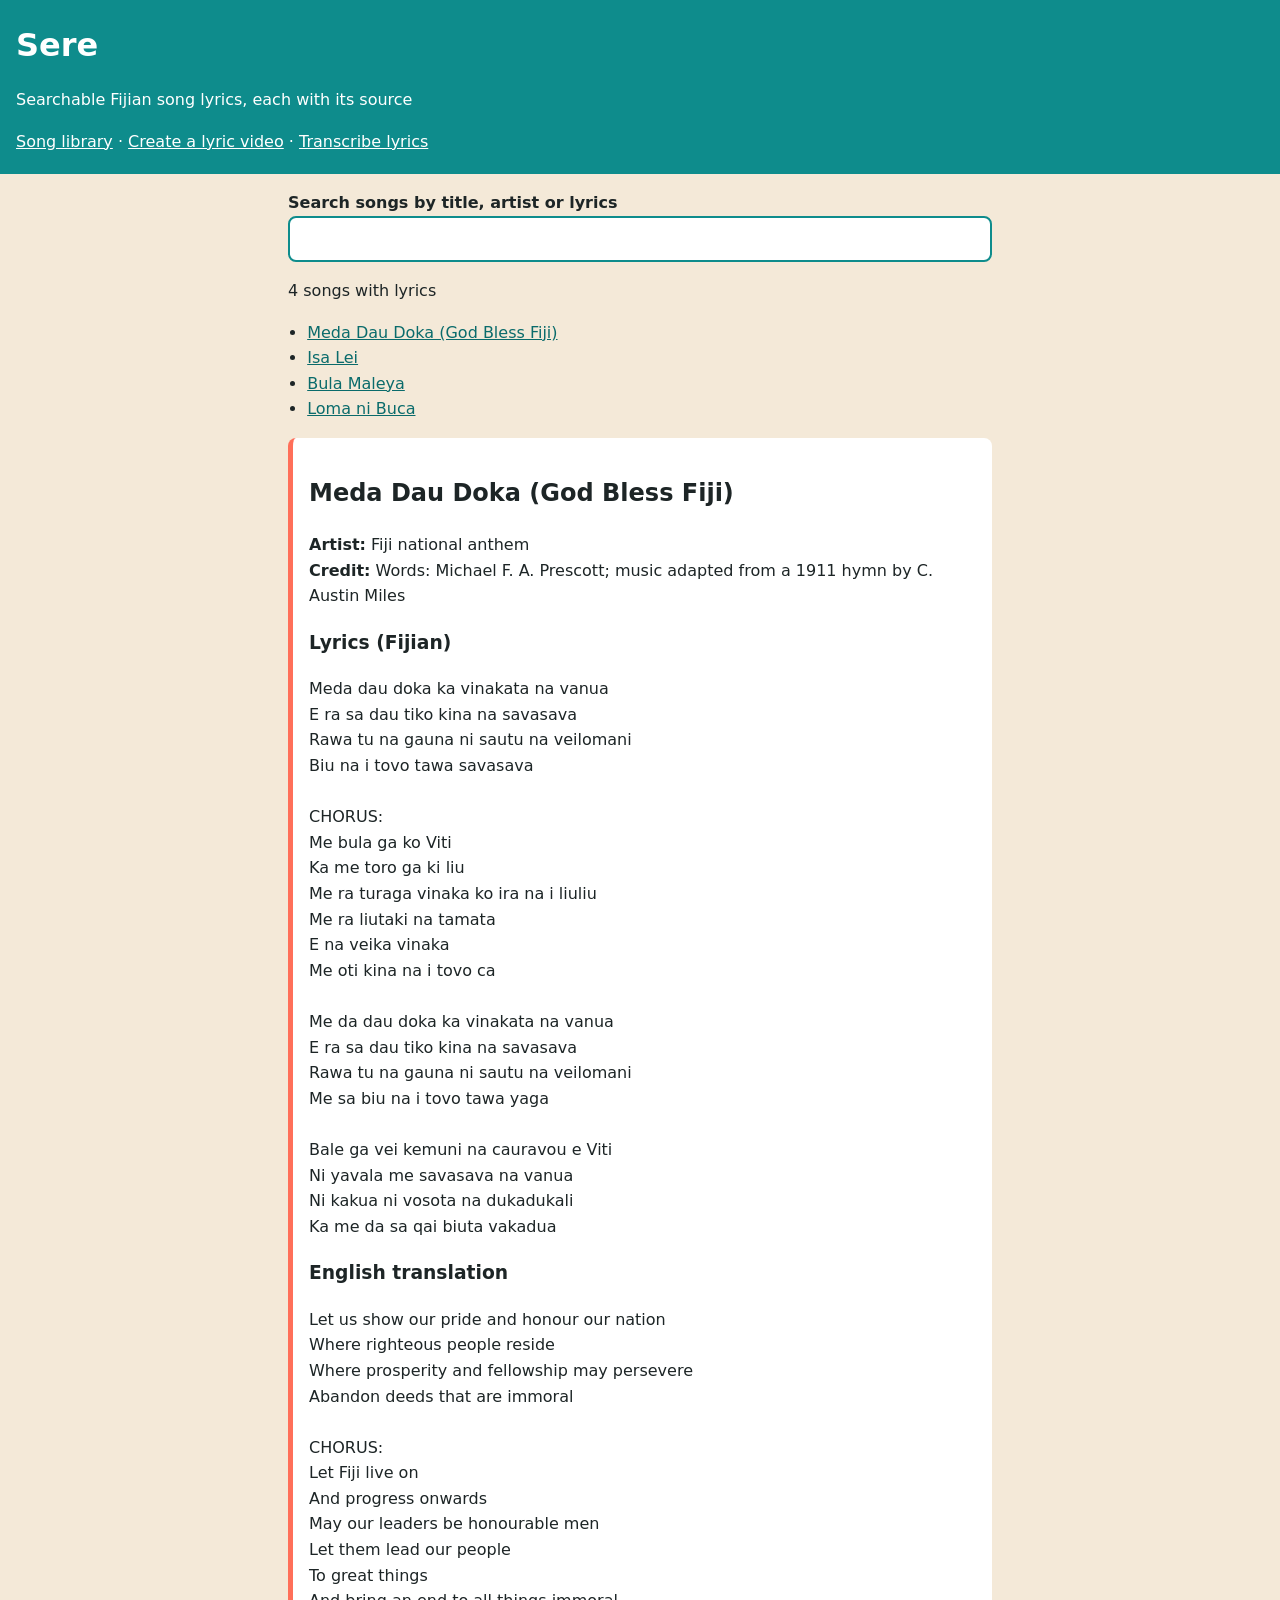
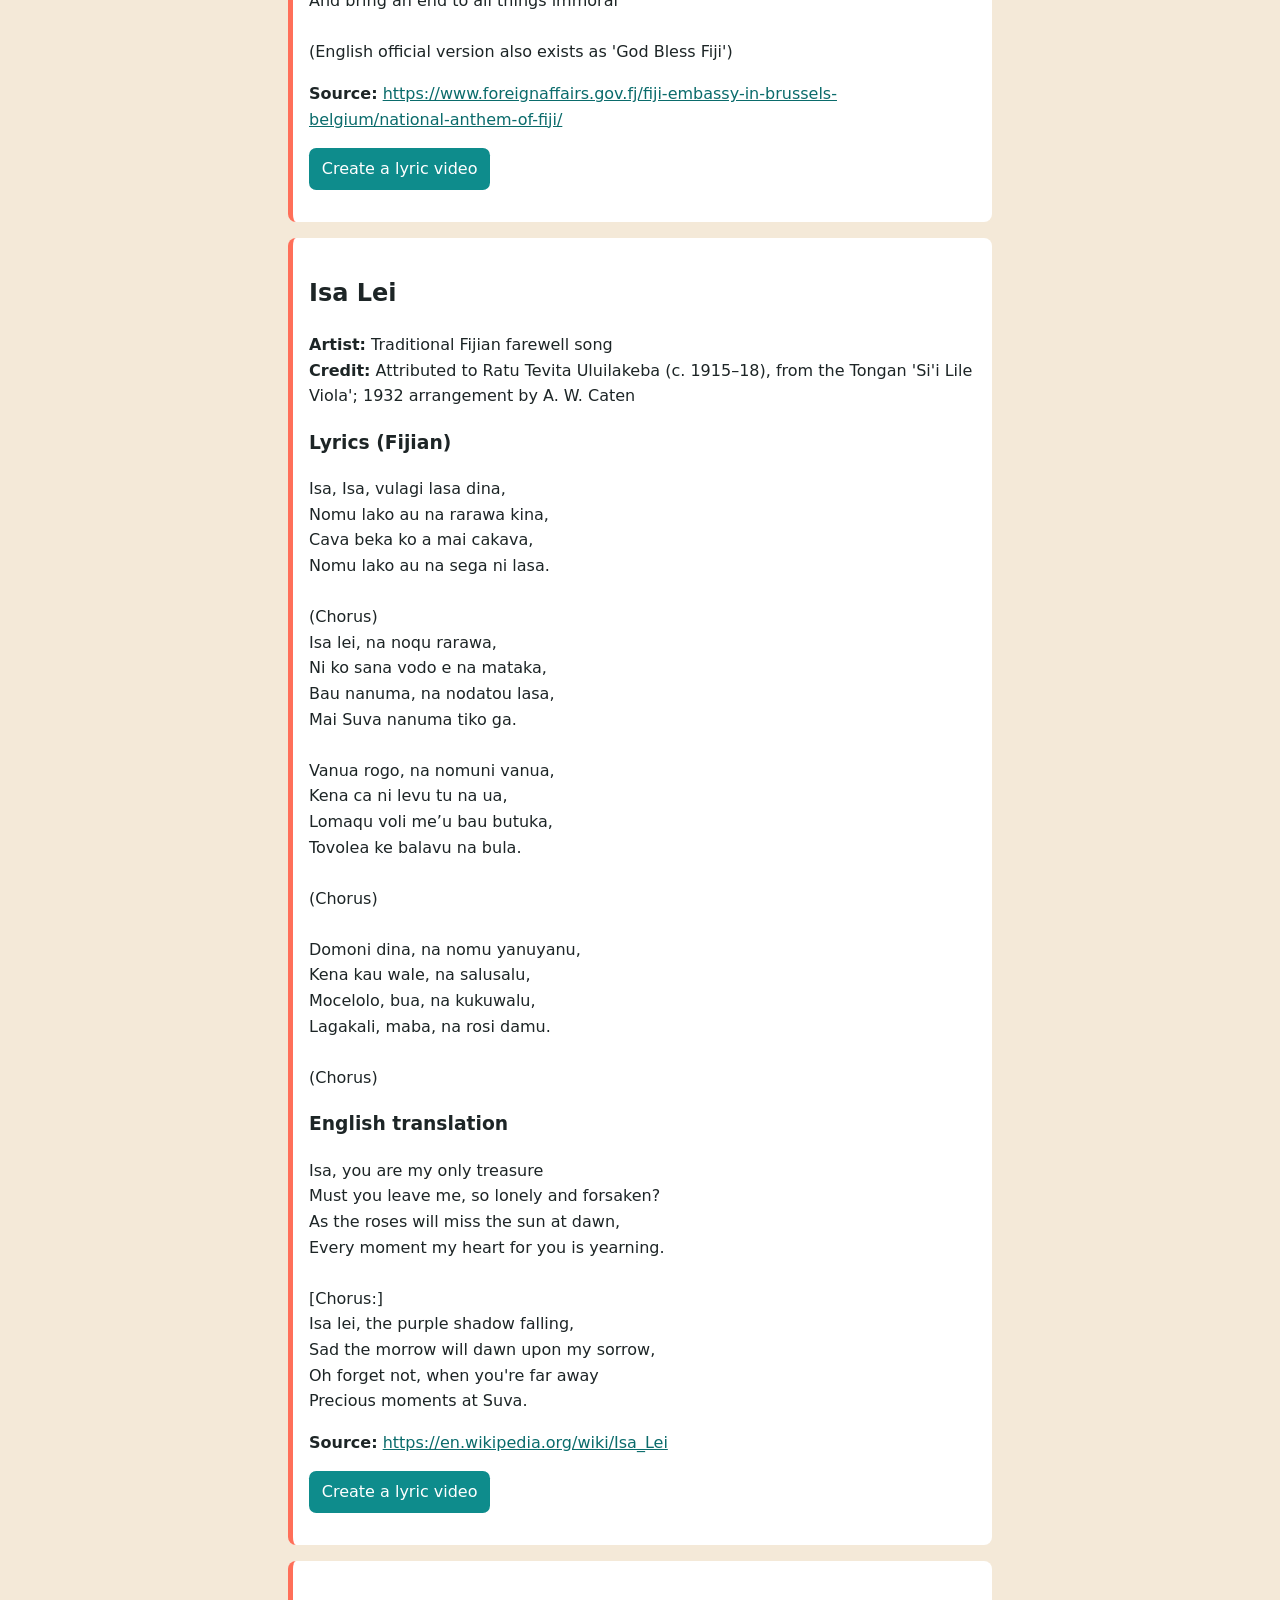
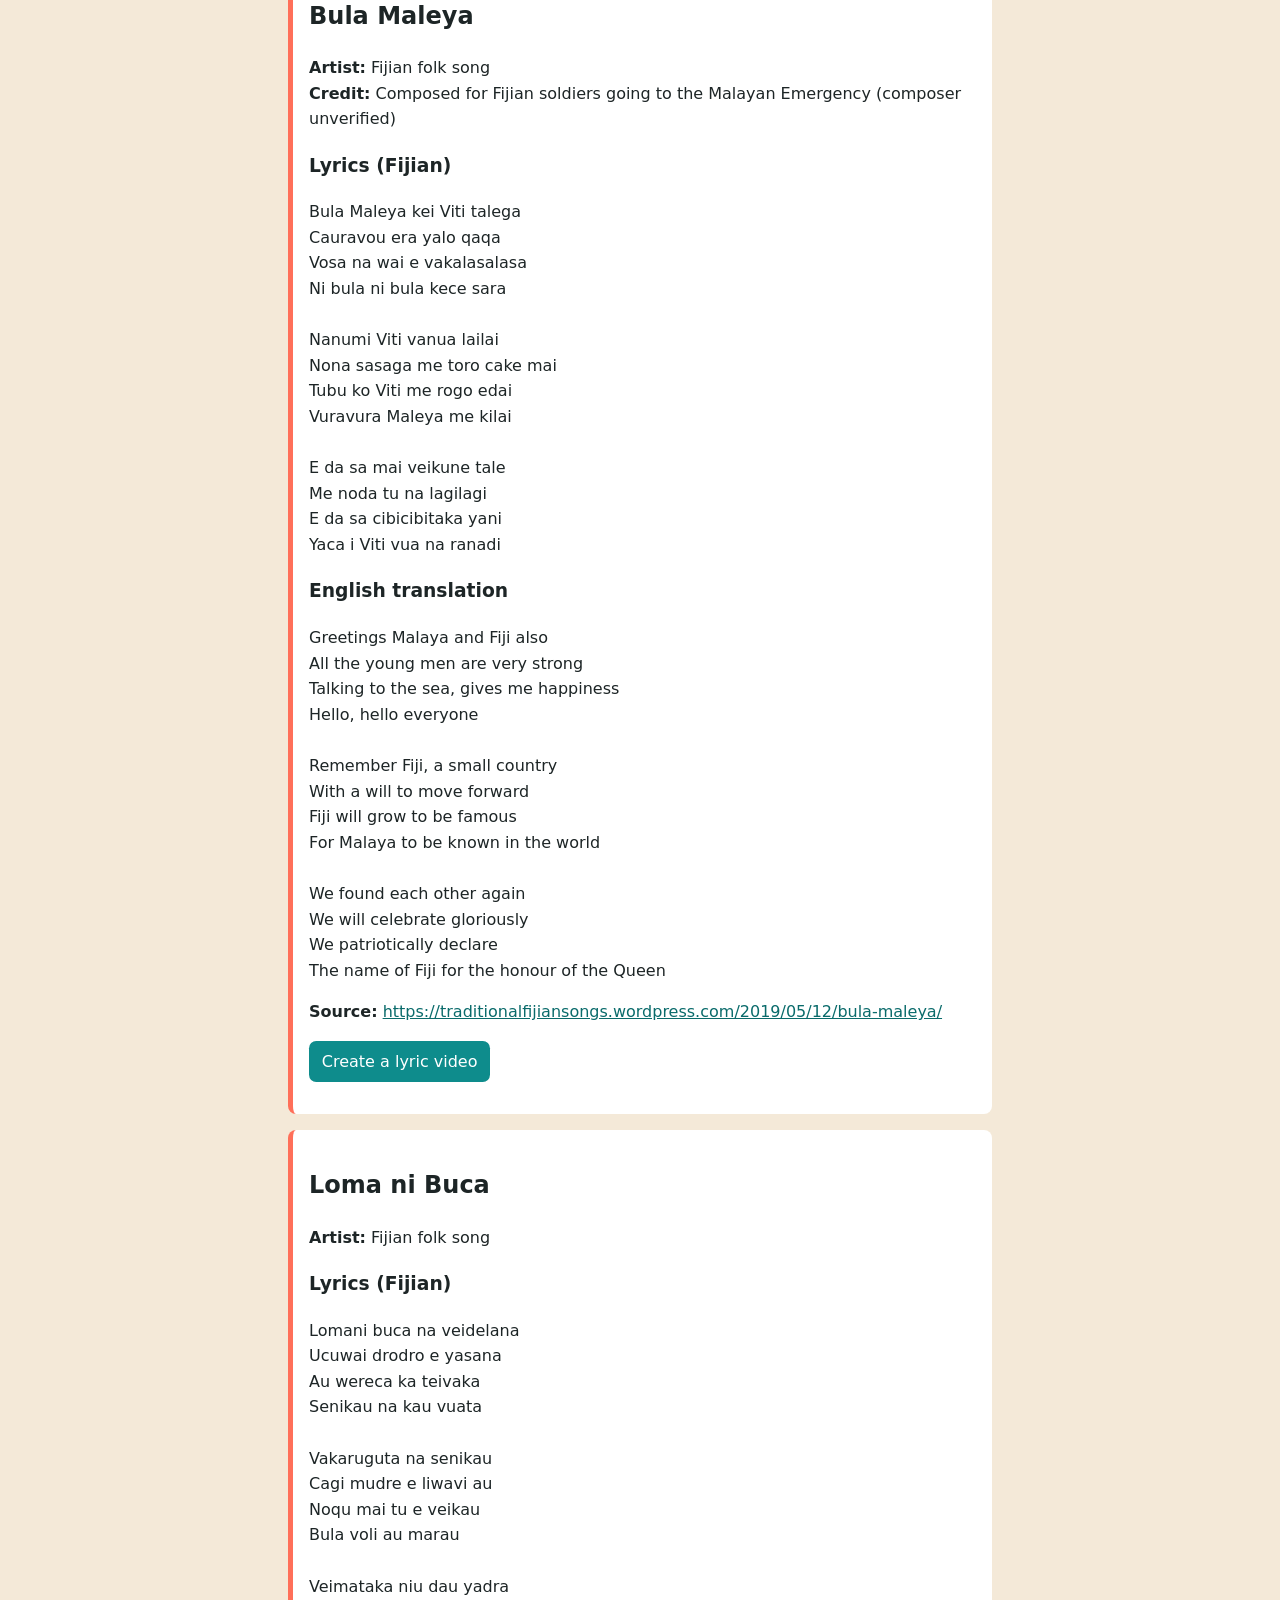
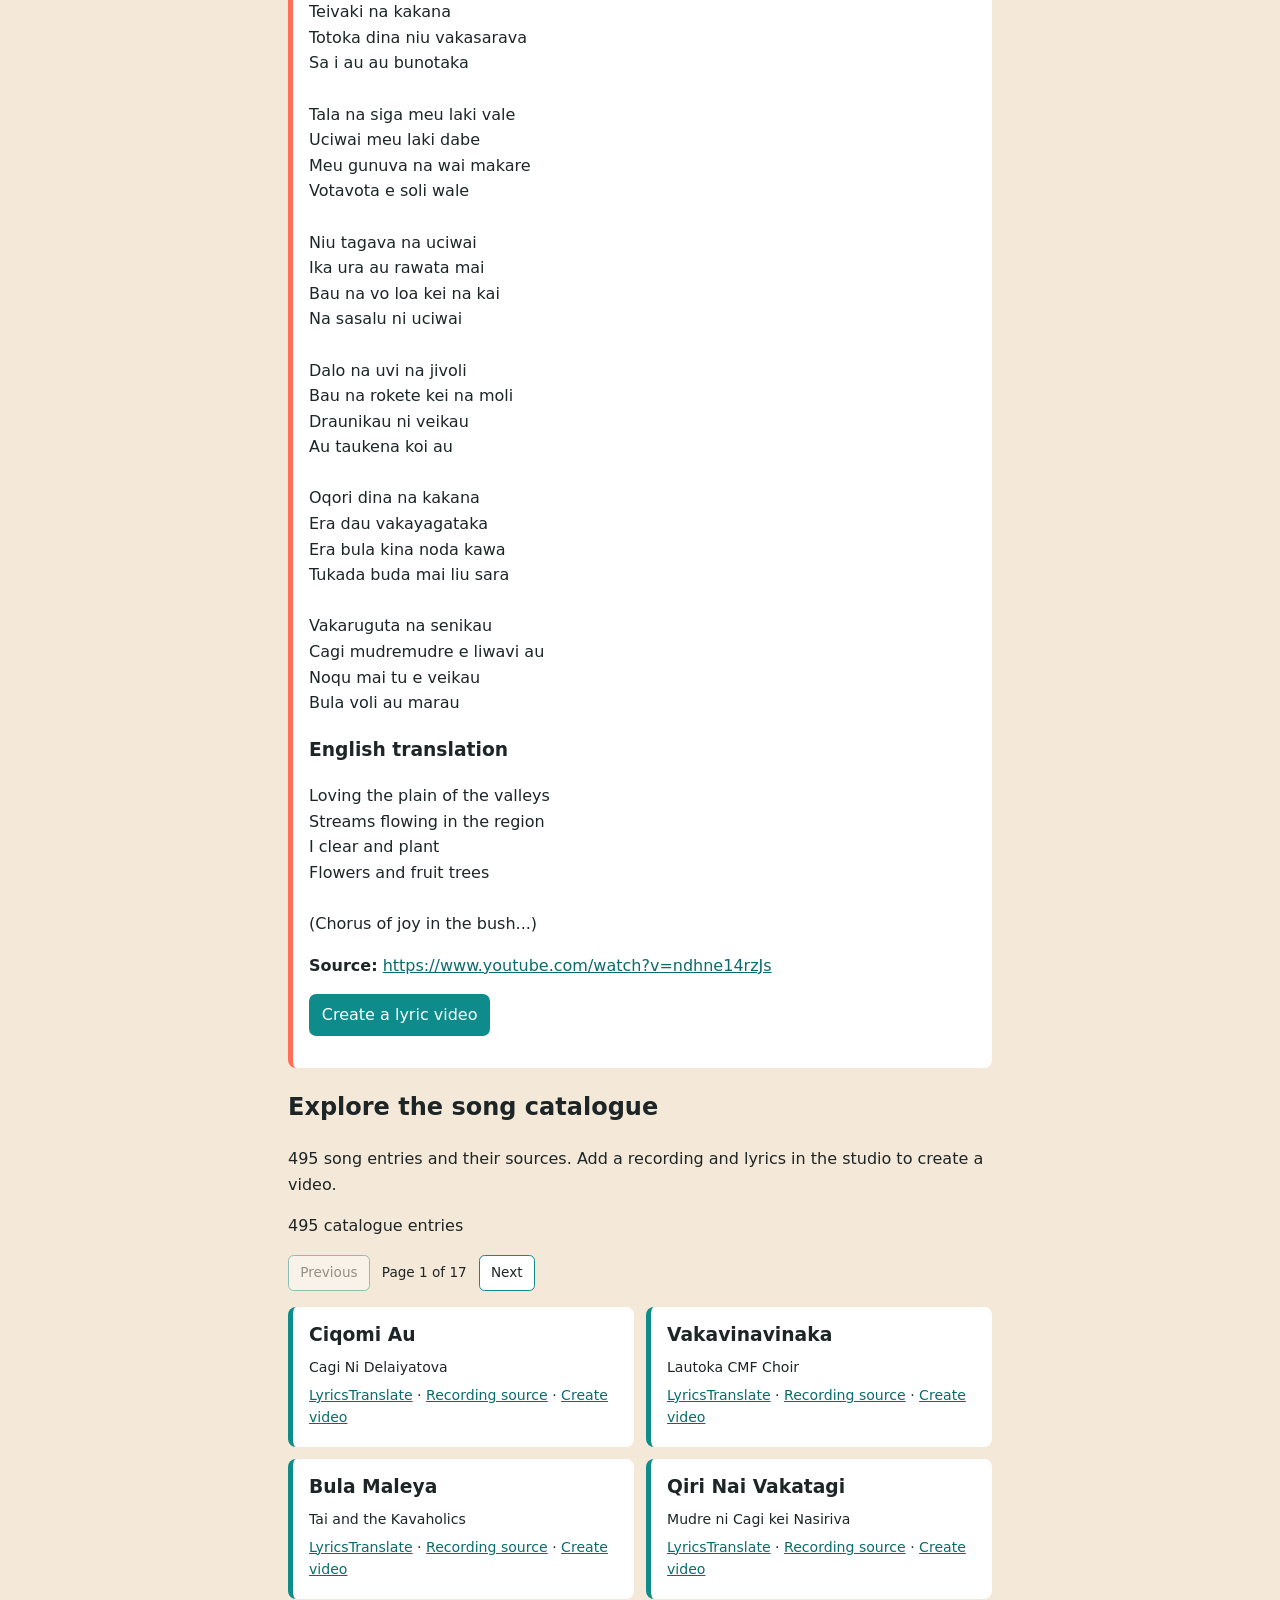
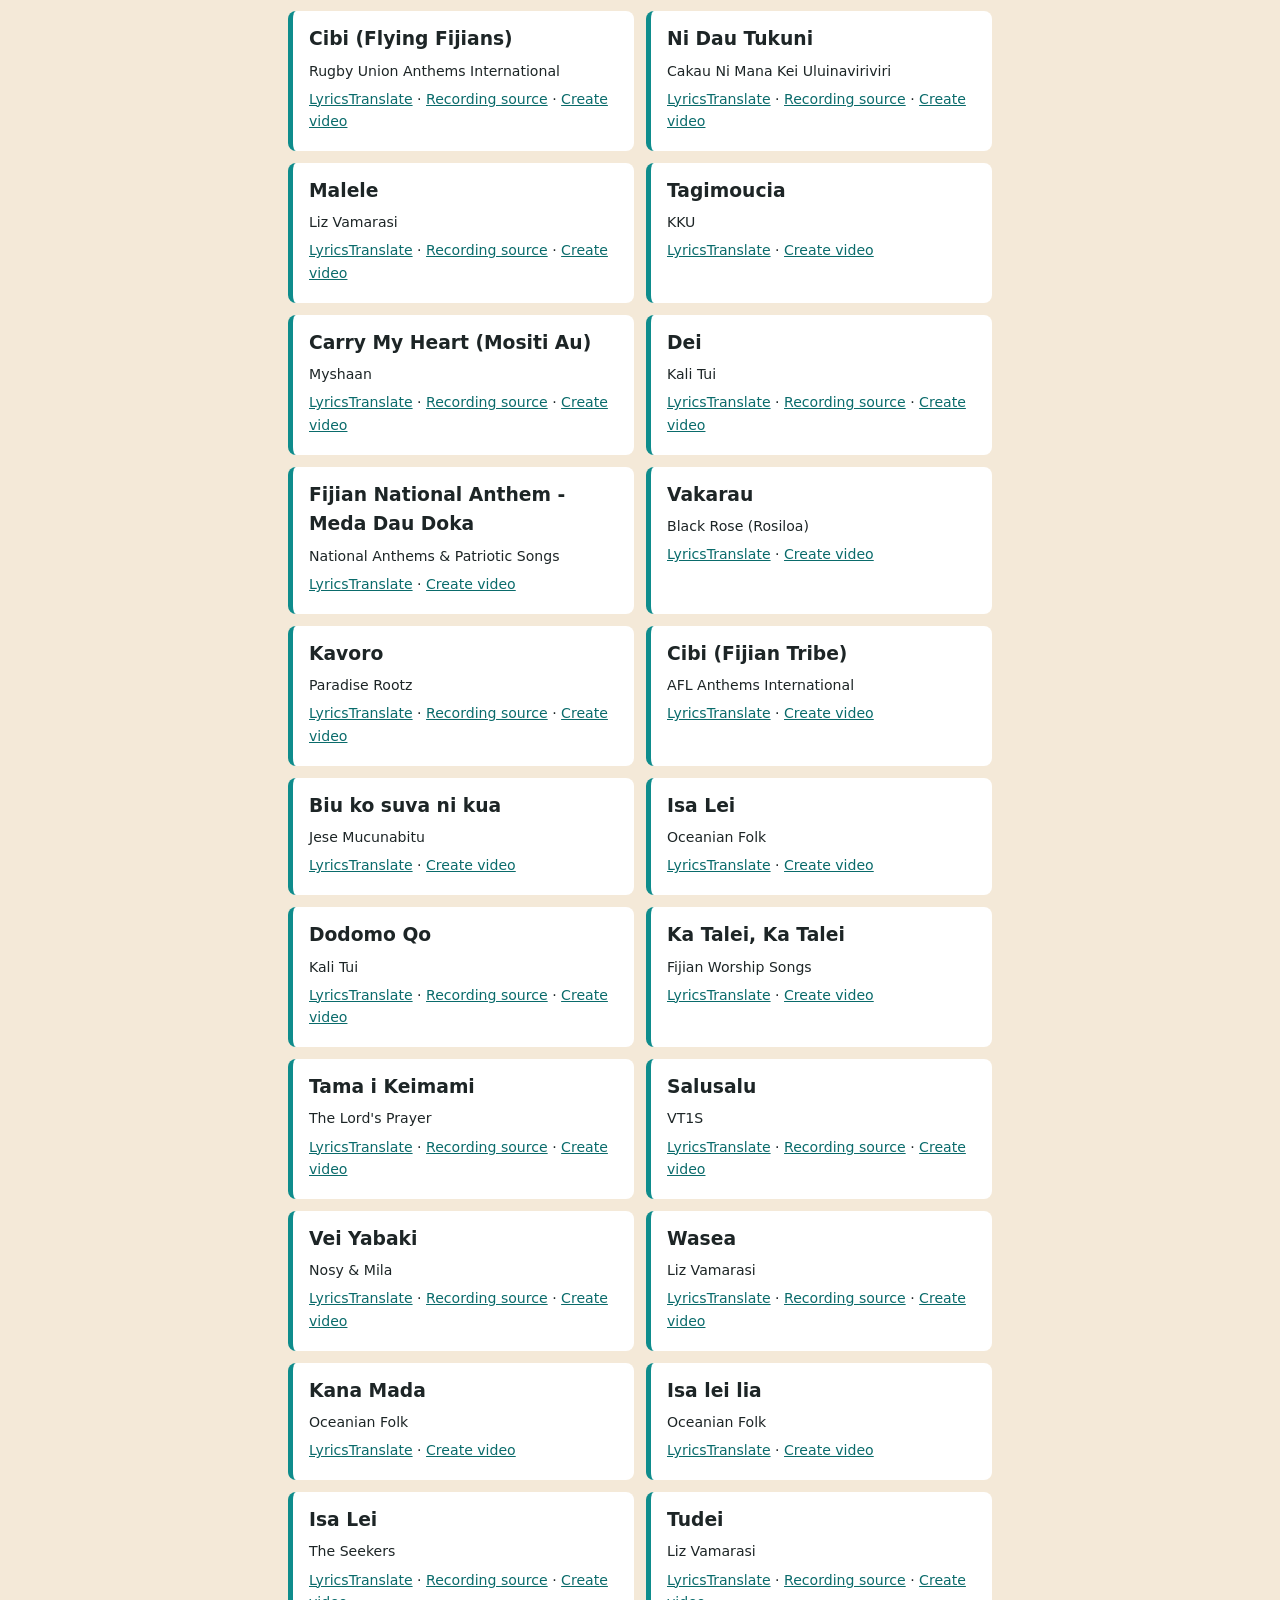
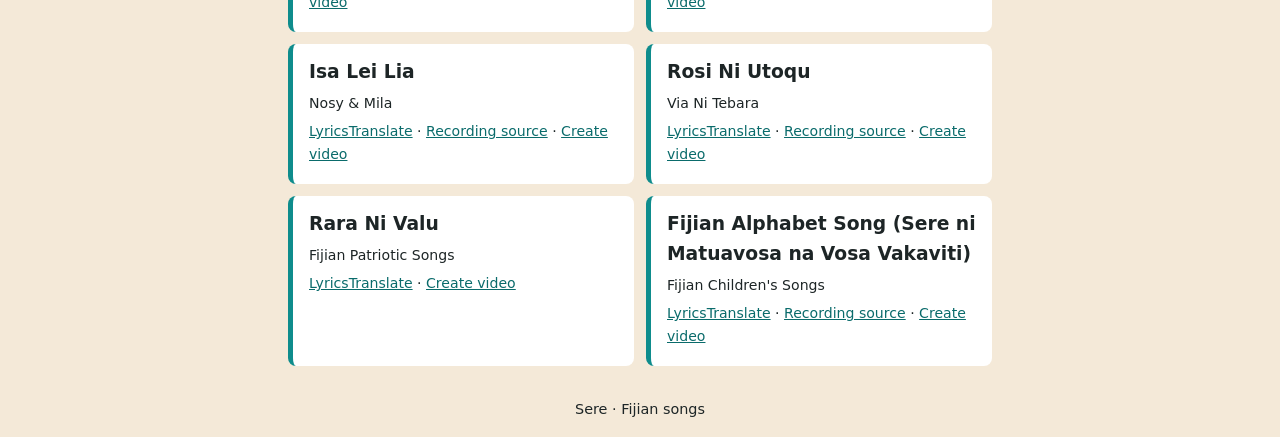
<file: index.html>
<!doctype html><html lang="en"><head><meta charset="utf-8"><meta name="viewport" content="width=device-width,initial-scale=1"><title>Sere</title><link rel="stylesheet" href="style.css"></head>
<body><a class="skip" href="#main">Skip to content</a><header><h1>Sere</h1><p>Searchable Fijian song lyrics, each with its source</p><nav aria-label="Main"><a href="index.html" aria-current="page">Song library</a> · <a href="studio.html">Create a lyric video</a> · <a href="studio.html?output=lyrics">Transcribe lyrics</a></nav></header>
<main id="main"><label for="q">Search songs by title, artist or lyrics</label><input id="q" type="search" autocomplete="off"><p id="count" aria-live="polite"></p><ul id="list"></ul><div id="songs"></div><section aria-labelledby="catalogue-heading"><h2 id="catalogue-heading">Explore the song catalogue</h2><p id="catalogue-overview">Song entries and their sources. Add a recording and lyrics in the studio to create a video.</p><p id="catalogue-count" aria-live="polite"></p><nav class="catalogue-pages" aria-label="Catalogue pages"><button type="button" id="catalogue-previous" aria-controls="catalogue">Previous</button><span id="catalogue-page"></span><button type="button" id="catalogue-next" aria-controls="catalogue">Next</button></nav><div id="catalogue"></div></section></main>
<footer>Sere · Fijian songs</footer>
<script src="songs.js"></script><script src="catalogue.js"></script><script src="app.js"></script></body></html>
</file>
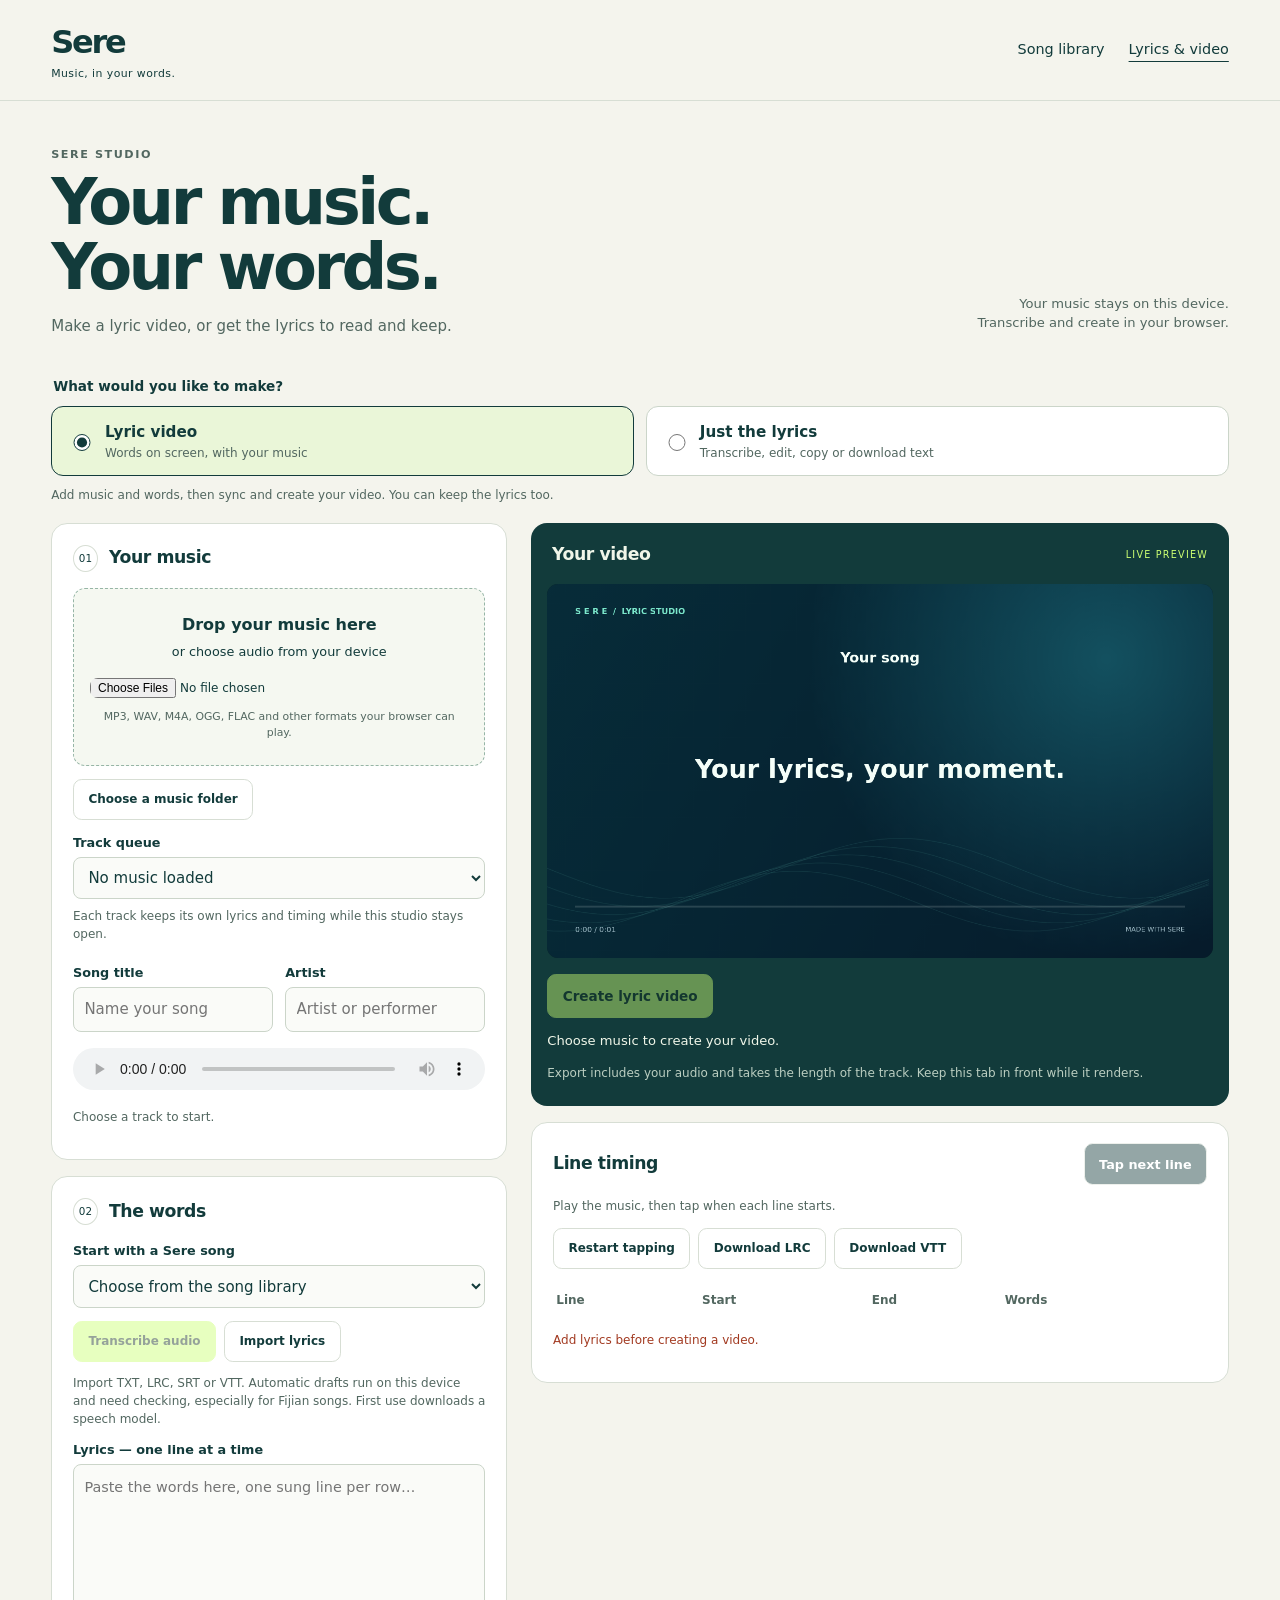
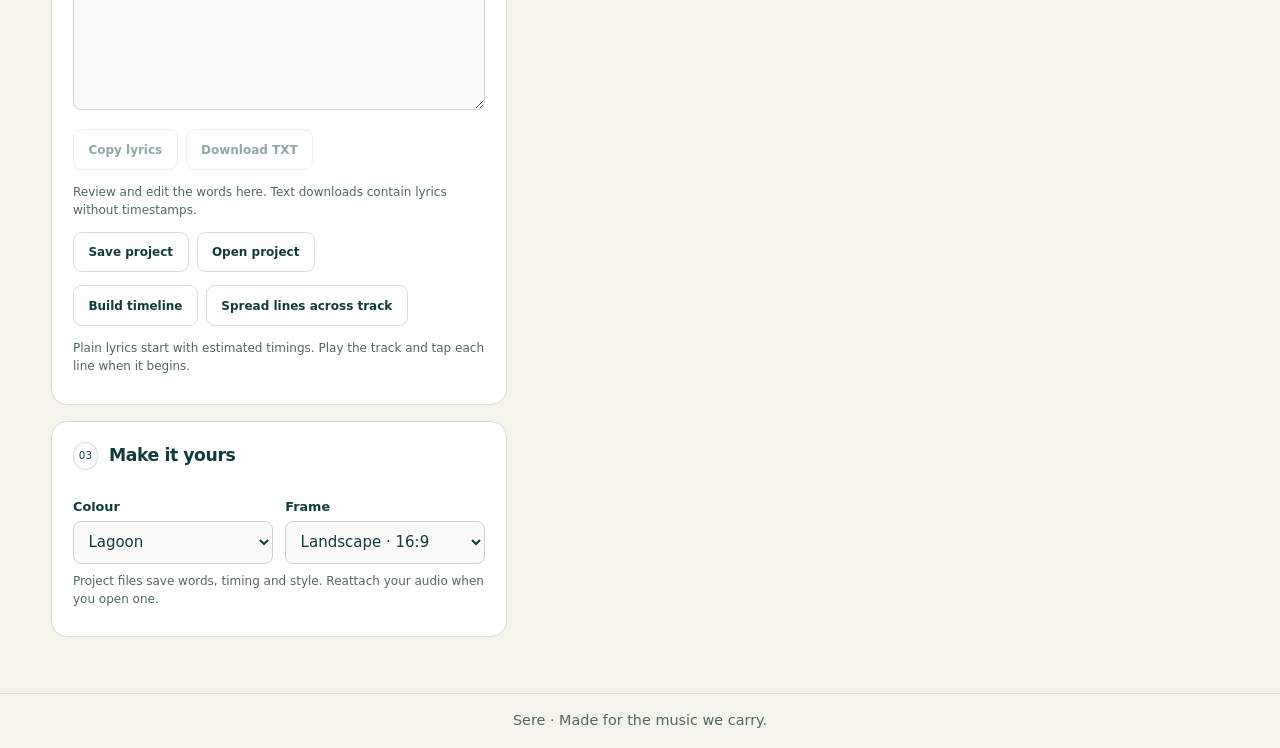
<file: studio.html>
<!doctype html>
<html lang="en">
<head><meta charset="utf-8"><meta name="viewport" content="width=device-width,initial-scale=1"><meta name="description" content="Turn your music into a lyric video, or transcribe, edit and download just the lyrics with Sere."><title>Lyrics & Video Studio · Sere</title><link rel="stylesheet" href="studio.css"></head>
<body>
<a class="skip" href="#main">Skip to studio</a>
<header class="topbar"><a class="brand" href="index.html">Sere<span>Music, in your words.</span></a><nav aria-label="Main"><a href="index.html">Song library</a><a href="studio.html" aria-current="page">Lyrics & video</a></nav></header>
<main id="main">
<div class="intro"><div><p class="eyebrow">SERE STUDIO</p><h1>Your music.<br>Your words.</h1><p>Make a lyric video, or get the lyrics to read and keep.</p></div><p class="local-note">Your music stays on this device.<br>Transcribe and create in your browser.</p></div>
<fieldset class="output-choice"><legend>What would you like to make?</legend><label><input type="radio" name="output" value="video" checked><span><strong>Lyric video</strong><small>Words on screen, with your music</small></span></label><label><input type="radio" name="output" value="lyrics"><span><strong>Just the lyrics</strong><small>Transcribe, edit, copy or download text</small></span></label></fieldset>
<p id="mode-status" class="hint" role="status">Add music and words, then sync and create your video. You can keep the lyrics too.</p>
<div class="workspace">
<section class="editor" aria-label="Music and lyrics">
<div class="panel"><div class="step-title"><span>01</span><h2>Your music</h2></div>
<div id="drop-zone" class="drop-zone"><label for="music-file"><strong>Drop your music here</strong><span>or choose audio from your device</span></label><input id="music-file" type="file" accept="audio/*,.mp3,.wav,.m4a,.ogg,.flac,.opus" multiple><p>MP3, WAV, M4A, OGG, FLAC and other formats your browser can play.</p></div>
<div class="toolbar"><label class="file-button" for="music-folder">Choose a music folder<input id="music-folder" type="file" accept="audio/*" webkitdirectory multiple></label></div>
<label for="queue">Track queue</label><select id="queue"><option value="">No music loaded</option></select><p class="hint">Each track keeps its own lyrics and timing while this studio stays open.</p>
<div class="fields"><div><label for="title">Song title</label><input id="title" maxlength="160" placeholder="Name your song"></div><div><label for="artist">Artist</label><input id="artist" maxlength="160" placeholder="Artist or performer"></div></div>
<audio id="track" controls preload="metadata" aria-label="Your music"></audio>
<p id="music-status" role="status">Choose a track to start.</p></div>
<div class="panel"><div class="step-title"><span>02</span><h2>The words</h2></div>
<label for="library-song">Start with a Sere song</label><select id="library-song"><option value="">Choose from the song library</option></select>
<div id="source-audio-panel" hidden><label for="source-audio">Available source recordings</label><select id="source-audio"></select><div class="toolbar"><button id="use-source-audio" type="button">Load source recording</button><button id="cancel-source-audio" type="button" hidden>Cancel loading</button></div><p class="hint">Vocal and accompaniment versions are labelled separately. A source must allow browser access to load here; its original link stays available below.</p></div>
<div class="toolbar"><button id="transcribe" class="primary" type="button" disabled>Transcribe audio</button><button id="cancel-transcribe" type="button" hidden>Cancel transcription</button><label class="file-button" for="lyrics-file">Import lyrics<input id="lyrics-file" type="file" accept=".txt,.lrc,.srt,.vtt,.json"></label></div>
<p class="hint">Import TXT, LRC, SRT or VTT. Automatic drafts run on this device and need checking, especially for Fijian songs. First use downloads a speech model.</p>
<p id="transcribe-status" role="status"></p>
<label for="lyrics">Lyrics — one line at a time</label><textarea id="lyrics" rows="10" maxlength="200000" placeholder="Paste the words here, one sung line per row…" spellcheck="false"></textarea>
<div class="toolbar"><button id="copy-lyrics" type="button" disabled>Copy lyrics</button><button id="download-lyrics" type="button" disabled>Download TXT</button></div>
<p id="lyrics-status" class="hint" role="status">Review and edit the words here. Text downloads contain lyrics without timestamps.</p>
<textarea id="copy-fallback" rows="4" readonly hidden aria-label="Lyrics ready to copy" spellcheck="false"></textarea>
<p id="library-source" class="hint"></p>
<div class="toolbar"><button id="save-project" type="button">Save project</button><label class="file-button" for="project-file">Open project<input id="project-file" type="file" accept=".json"></label></div>
<div class="toolbar" data-video-only><button id="apply-lyrics" type="button">Build timeline</button><button id="spread" type="button">Spread lines across track</button></div>
<p class="hint" id="timing-note" data-video-only>Plain lyrics start with estimated timings. Play the track and tap each line when it begins.</p></div>
<div class="panel" data-video-only><div class="step-title"><span>03</span><h2>Make it yours</h2></div>
<div class="fields"><div><label for="theme">Colour</label><select id="theme"><option value="lagoon">Lagoon</option><option value="sunset">Sunset</option><option value="midnight">Midnight</option></select></div><div><label for="aspect">Frame</label><select id="aspect"><option value="landscape">Landscape · 16:9</option><option value="portrait">Portrait · 9:16</option><option value="square">Square · 1:1</option></select></div></div>
<p class="hint">Project files save words, timing and style. Reattach your audio when you open one.</p></div>
</section>
<section class="preview-column" aria-label="Video preview and export" data-video-only>
<div class="preview-card"><div class="preview-heading"><h2>Your video</h2><span>LIVE PREVIEW</span></div><div class="canvas-wrap"><canvas id="video-preview" width="1280" height="720" aria-label="Lyric video preview">Your browser needs canvas support to preview a lyric video.</canvas></div>
<div class="export-actions"><button id="export-video" class="primary" type="button" disabled>Create lyric video</button><button id="cancel-export" type="button" hidden>Cancel export</button><a id="download-video" class="primary" download hidden>Download video</a></div>
<progress id="export-progress" value="0" max="1" hidden aria-label="Video export progress"></progress><p id="export-status" role="status">Add music and lyrics to create your video.</p><p class="hint">Export includes your audio and takes the length of the track. Keep this tab in front while it renders.</p></div>
<div class="panel timeline-panel"><div class="timeline-heading"><h2>Line timing</h2><button id="tap" type="button" disabled>Tap next line</button></div><p id="tap-status" role="status">Play the music, then tap when each line starts.</p>
<div class="toolbar"><button id="reset-taps" type="button">Restart tapping</button><button id="download-lrc" type="button">Download LRC</button><button id="download-vtt" type="button">Download VTT</button></div>
<div class="table-scroll"><table><caption class="sr-only">Editable lyric line start and end times in minutes and seconds</caption><thead><tr><th scope="col">Line</th><th scope="col">Start</th><th scope="col">End</th><th scope="col">Words</th></tr></thead><tbody id="timeline"></tbody></table></div>
<p id="validation" role="status"></p></div>
</section></div>
</main><footer>Sere · Made for the music we carry.</footer>
<script src="songs.js"></script><script src="catalogue.js"></script><script type="module" src="studio.js"></script>
</body></html>
</file>
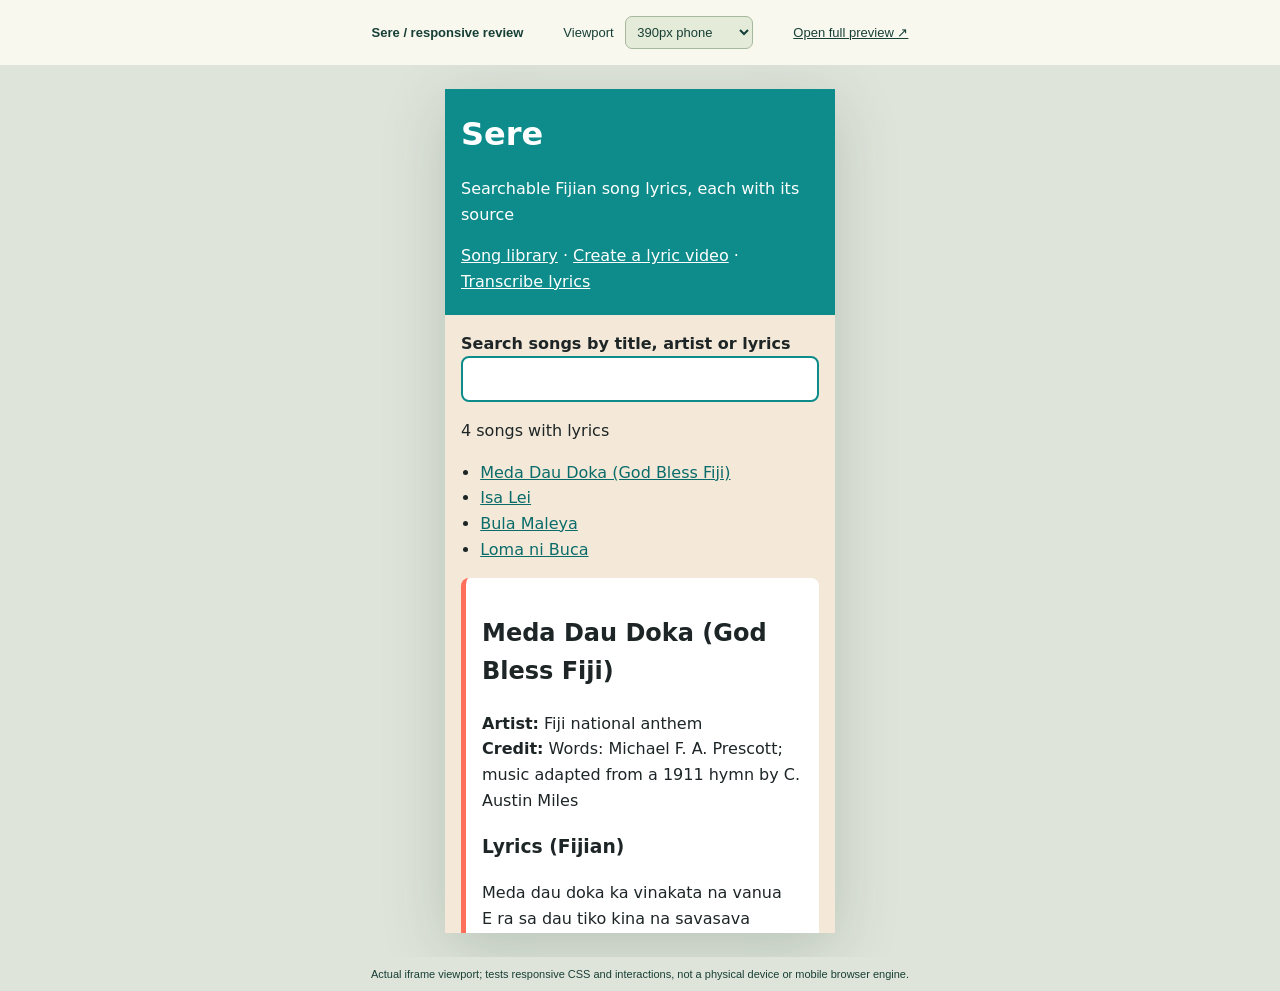
<file: docs/responsive.html>
<!doctype html><html lang="en"><head><meta charset="utf-8"><meta name="viewport" content="width=device-width, initial-scale=1"><meta name="robots" content="noindex,nofollow"><title>Sere — Responsive QA</title><link rel="stylesheet" href="responsive.css"><script src="responsive.js" defer></script></head><body><header><strong>Sere / responsive review</strong><label for="viewport">Viewport <select id="viewport"><option value="320">320px</option><option value="390" selected>390px phone</option><option value="768">768px tablet</option><option value="1280">1280px desktop</option></select></label><a href="../index.html">Open full preview ↗</a></header><main><iframe id="device" src="../index.html" title="Sere responsive application" width="390" height="844"></iframe></main><p>Actual iframe viewport; tests responsive CSS and interactions, not a physical device or mobile browser engine.</p></body></html>
</file>
<file: style.css>
:root{--teal:#0E8C8C;--coral:#FF6F59;--sand:#F4E9D8;--ink:#1d2526}
*{box-sizing:border-box}body{margin:0;font:1rem/1.6 system-ui,sans-serif;background:var(--sand);color:var(--ink)}
header{background:var(--teal);color:#fff;padding:1.25rem 1rem}header h1{margin:0}main{max-width:46rem;margin:auto;padding:1rem}
label{display:block;font-weight:600}input{width:100%;padding:.75rem;font-size:1rem;border:2px solid var(--teal);border-radius:.5rem}
input:focus,a:focus{outline:3px solid var(--coral);outline-offset:2px}a{color:#0a6b6b}
#list{padding-left:1.2rem}article{background:#fff;border-left:5px solid var(--coral);border-radius:.5rem;padding:1rem;margin:1rem 0}
pre{white-space:pre-wrap;font:inherit}.skip{position:absolute;left:-999px}.skip:focus{left:1rem;top:1rem;background:#fff;padding:.5rem}
footer{text-align:center;padding:1rem;font-size:.9rem}
header nav a{color:#fff}header nav a:focus{outline-color:#fff}.studio-link{display:inline-block;background:var(--teal);color:#fff;border-radius:.45rem;padding:.5rem .8rem;text-decoration:none}.catalogue-card{border-left-color:var(--teal);padding:.8rem 1rem}.catalogue-card h3{margin:0}.catalogue-card p{margin:.35rem 0;font-size:.88rem}#catalogue{display:grid;grid-template-columns:repeat(auto-fit,minmax(260px,1fr));gap:.75rem}#catalogue article{margin:0}
.catalogue-pages{display:flex;gap:.75rem;align-items:center;margin:1rem 0;font-size:.85rem}.catalogue-pages button{font:inherit;padding:.4rem .7rem;border:1px solid var(--teal);border-radius:.35rem;background:#fff;color:var(--ink);cursor:pointer}.catalogue-pages button:disabled{opacity:.45;cursor:default}
</file>
<file: studio.css>
@import url('style.css');
.output-choice{display:flex;flex-wrap:wrap;gap:.75rem;border:0;padding:0;margin:0 0 .6rem;min-width:0}.output-choice legend{font-size:.85rem;font-weight:650;margin-bottom:.6rem}.output-choice label{display:flex;align-items:center;gap:.7rem;flex:1;min-width:230px;border:1px solid #cbd5c9;border-radius:.75rem;background:white;padding:.85rem 1rem;margin:0;cursor:pointer}.output-choice label:has(input:checked){border-color:#123b3b;background:#eaf6d8}.output-choice input{width:1.1rem;height:1.1rem;flex:none;accent-color:#123b3b}.output-choice strong,.output-choice small{display:block}.output-choice strong{font-size:.95rem}.output-choice small{font-size:.75rem;font-weight:400;color:#526760}.lyrics-only{grid-template-columns:1fr!important}.lyrics-only .editor{grid-template-columns:minmax(280px,.8fr) minmax(350px,1.2fr);align-items:start}#mode-status{margin-bottom:1.2rem}#lyrics-status{min-height:1.5em}@media(max-width:720px){.lyrics-only .editor{grid-template-columns:1fr}.output-choice label{min-width:0;flex-basis:100%}}
:root{--bg:#f4f4ed;--deep:#123b3b;--accent:#ccff72;--muted:#526760;--line:#d7ded4}
body{background:var(--bg);color:var(--deep);font:15px/1.5 system-ui,sans-serif}button,input,select,textarea{font:inherit}button,.file-button,.primary{cursor:pointer;border:1px solid var(--line);background:#fff;color:var(--deep);padding:.65rem .9rem;border-radius:.55rem;font-weight:650;text-decoration:none;display:inline-flex;align-items:center;justify-content:center;gap:.4rem}button:hover,.file-button:hover{background:#edf3e7}button:disabled{opacity:.45;cursor:not-allowed}button:focus-visible,a:focus-visible,input:focus-visible,select:focus-visible,textarea:focus-visible{outline:3px solid #f1855e;outline-offset:3px}[hidden]{display:none!important}
.topbar{display:flex;align-items:center;justify-content:space-between;padding:1.1rem clamp(1rem,4vw,4rem);background:var(--bg);color:var(--deep);border-bottom:1px solid var(--line)}.brand{font-weight:850;font-size:2rem;text-decoration:none;letter-spacing:-.07em;color:var(--deep)}.brand span{display:block;font-size:.68rem;letter-spacing:.04em;font-weight:500}.topbar nav{display:flex;gap:1.5rem}.topbar nav a{font-size:.9rem;text-decoration:none;color:var(--deep)}.topbar nav a[aria-current]{text-decoration:underline;text-underline-offset:.45rem}
main{max-width:1520px;padding:2.5rem clamp(1rem,4vw,4rem);margin:auto}.intro{display:flex;align-items:end;justify-content:space-between;margin-bottom:2rem;gap:2rem}.intro h1{font-size:clamp(2.4rem,5vw,4.8rem);line-height:1.01;letter-spacing:-.055em;margin:.4rem 0 1rem;font-weight:750}.intro p{color:var(--muted);margin:.4rem 0}.eyebrow{letter-spacing:.14em;font-size:.7rem;font-weight:750}.local-note{font-size:.82rem;text-align:right;padding-bottom:.3rem}.workspace{display:grid;grid-template-columns:minmax(280px,.85fr) minmax(400px,1.3fr);gap:1.5rem;align-items:start}.editor{display:grid;gap:1rem}.panel{background:#fff;border:1px solid var(--line);border-radius:1rem;padding:1.3rem}.step-title{display:flex;align-items:center;gap:.7rem;margin-bottom:1rem}.step-title span{font-size:.65rem;border:1px solid var(--line);padding:.3rem;border-radius:50%}h2{font-size:1.08rem;letter-spacing:-.025em;margin:0}label{font-size:.8rem;margin:.7rem 0 .3rem;font-weight:650}input,select,textarea{background:#fafbf8;color:var(--deep);border:1px solid #cbd5c9;border-radius:.5rem;width:100%;padding:.65rem;min-width:0}textarea{resize:vertical;font-size:.9rem;line-height:1.55}.fields{display:grid;grid-template-columns:1fr 1fr;gap:.75rem}.drop-zone{border:1.5px dashed #96b5a6;background:#f5f8f1;padding:1.5rem 1rem;border-radius:.75rem;text-align:center}.drop-zone.dragging{background:#e1f3ce;border-color:var(--deep)}.drop-zone label{cursor:pointer;margin:0}.drop-zone strong{font-size:1rem}.drop-zone span{display:block;font-size:.8rem;font-weight:400;margin:.3rem}.drop-zone p{font-size:.68rem;color:var(--muted);margin:.65rem 0 0}.drop-zone input{margin-top:.75rem;font-size:.75rem;background:transparent;border:0;padding:0}audio{width:100%;margin-top:1rem;height:42px}.toolbar{display:flex;flex-wrap:wrap;gap:.5rem;margin:.8rem 0}.toolbar button,.file-button{font-size:.75rem}.file-button{margin:0;position:relative;overflow:hidden}.file-button input{position:absolute;opacity:0;width:100%;height:100%;inset:0;cursor:pointer}.file-button:focus-within{outline:3px solid #f1855e;outline-offset:2px}.hint{font-size:.75rem;color:var(--muted);margin:.5rem 0}.preview-column{display:grid;gap:1rem;position:sticky;top:1rem}.preview-card{border-radius:1rem;background:var(--deep);padding:1rem;color:#f0f6e9}.preview-heading{display:flex;align-items:center;justify-content:space-between;margin:.2rem .3rem 1rem}.preview-heading span{font-size:.6rem;letter-spacing:.13em;color:var(--accent)}.canvas-wrap{background:#0b2424;border-radius:.7rem;overflow:hidden;display:flex;justify-content:center;min-height:180px}canvas{display:block;width:100%;height:auto;max-height:65vh;object-fit:contain}.export-actions{display:flex;flex-wrap:wrap;gap:.6rem;margin:1rem 0 .5rem}.primary{background:var(--accent);border-color:var(--accent);color:#163322;font-size:.85rem}.primary:hover{background:#b8ed5c}.preview-card .hint{color:#bbcec1}.preview-card #export-status{font-size:.82rem;min-height:1.4em}progress{width:100%;accent-color:var(--accent)}.timeline-heading{display:flex;align-items:center;justify-content:space-between;gap:.6rem}.timeline-heading button{background:var(--deep);color:#fff;font-size:.8rem}.timeline-panel p{font-size:.75rem;color:var(--muted)}.table-scroll{overflow:auto;max-height:330px}table{width:100%;border-collapse:collapse;font-size:.75rem;text-align:left}th{position:sticky;top:0;background:#fff;z-index:1;font-weight:600;color:var(--muted);padding:.6rem .2rem}td{padding:.3rem .15rem;border-top:1px solid #edf0e9}td input{font-size:.72rem;padding:.4rem;width:5.7rem}td .line-words{width:100%;min-width:7rem}td button{padding:.3rem .45rem;font-size:.7rem}tr.active{background:#eaf6d8}tr.tapped{border-left:3px solid #21845f}#validation:not(:empty){color:#a23a21}#music-status{font-size:.75rem;color:var(--muted)}#transcribe-status{font-size:.75rem;min-height:0}footer{border-top:1px solid var(--line);margin-top:1rem;color:var(--muted)}.sr-only{position:absolute;width:1px;height:1px;overflow:hidden;clip:rect(0,0,0,0)}
@media(max-width:980px){.workspace{grid-template-columns:1fr 1fr;gap:1rem}main{padding:1.5rem 1rem}.panel{padding:1rem}.preview-column{position:static}}@media(max-width:720px){.workspace{grid-template-columns:1fr}.intro{align-items:start}.local-note{display:none}.topbar{padding:1rem}.topbar nav{gap:1rem}.topbar nav a{font-size:.78rem}.preview-column{position:static}.intro h1{font-size:3rem}.intro{margin-bottom:1.5rem}.preview-card{order:0}.fields{gap:.5rem}canvas{max-height:60vh}}
</file>
<file: docs/responsive.css>
*{box-sizing:border-box}body{margin:0;background:#dfe4da;font:13px Arial,sans-serif;color:#173f36}header{display:flex;align-items:center;justify-content:center;gap:40px;padding:16px;background:#f8f8ef}select{font:inherit;padding:7px;background:#e4ebd8;color:#173f36;border:1px solid #a7b89d;border-radius:7px;margin-left:8px}a{color:inherit}main{padding:24px;overflow:auto}iframe{display:block;border:0;margin:0 auto;background:#f8f8ef;box-shadow:0 15px 60px #173c2630}body>p{text-align:center;font-size:11px}
</file>
